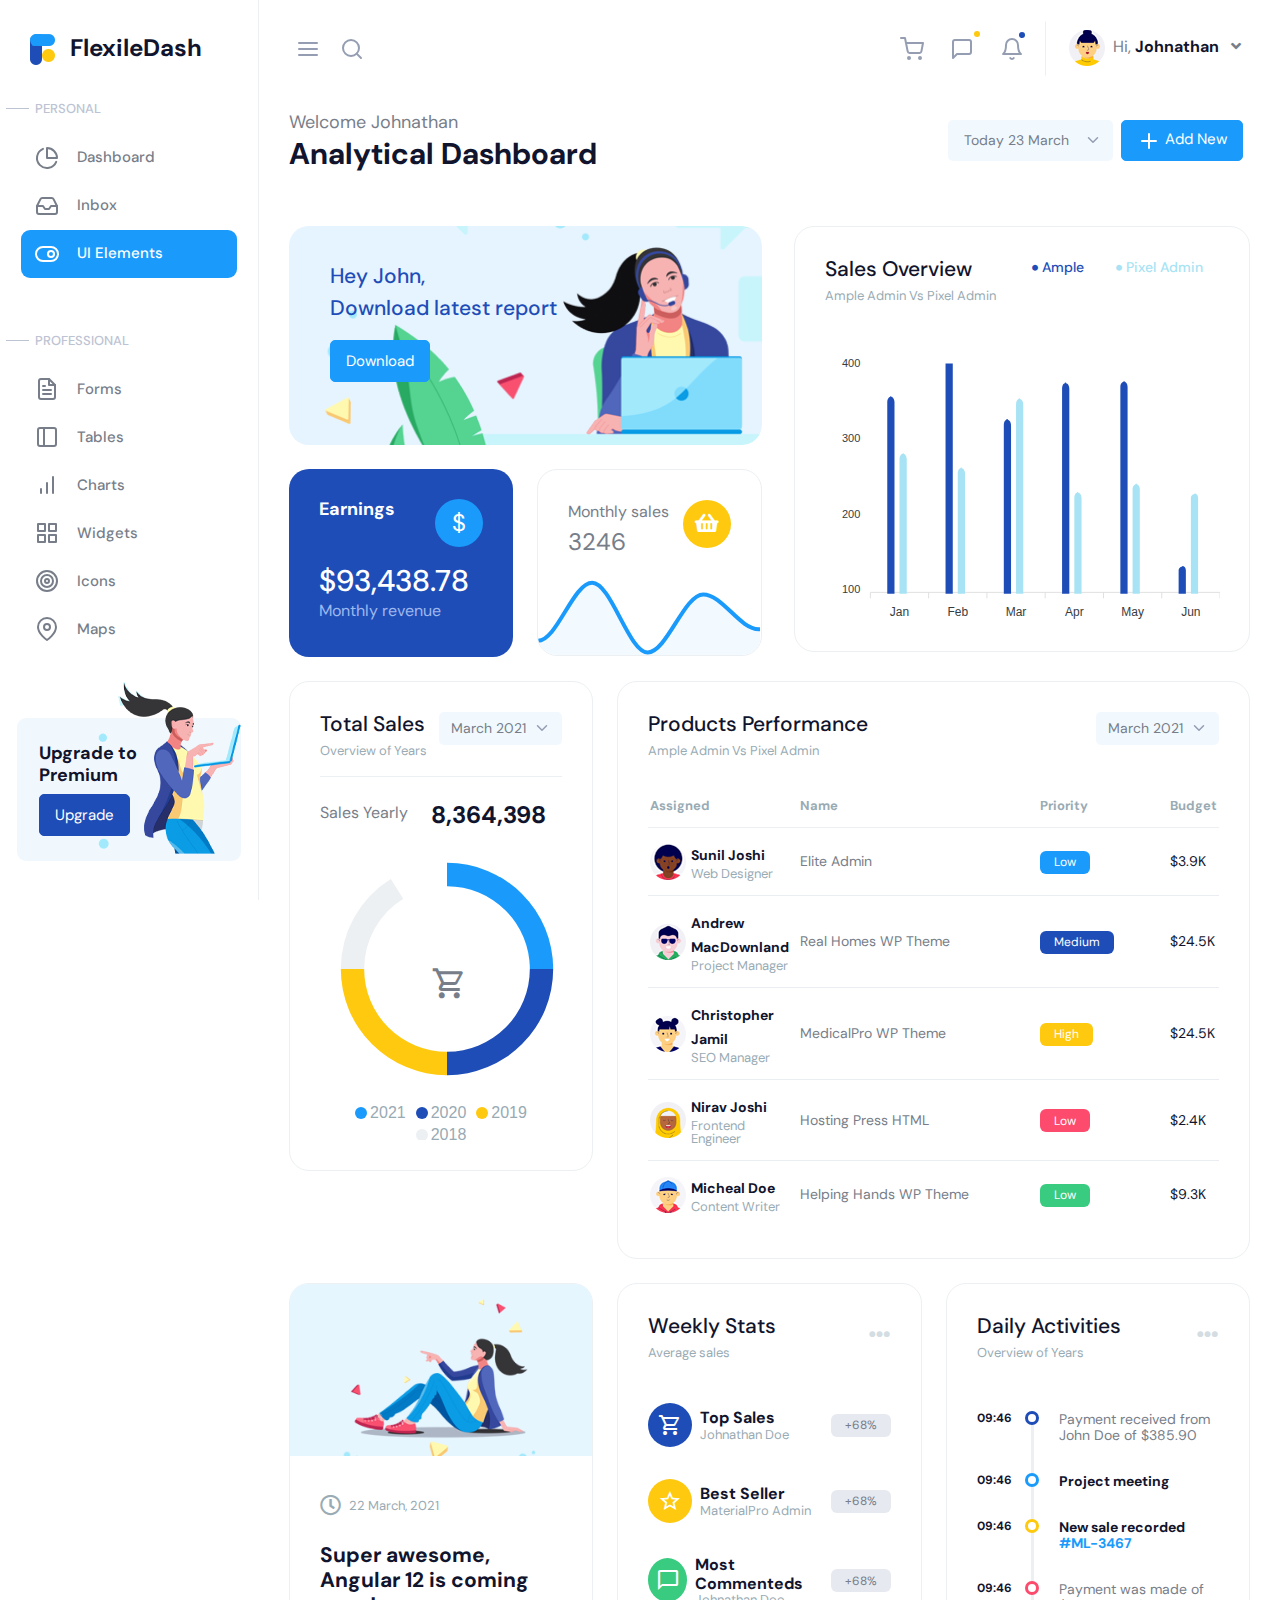
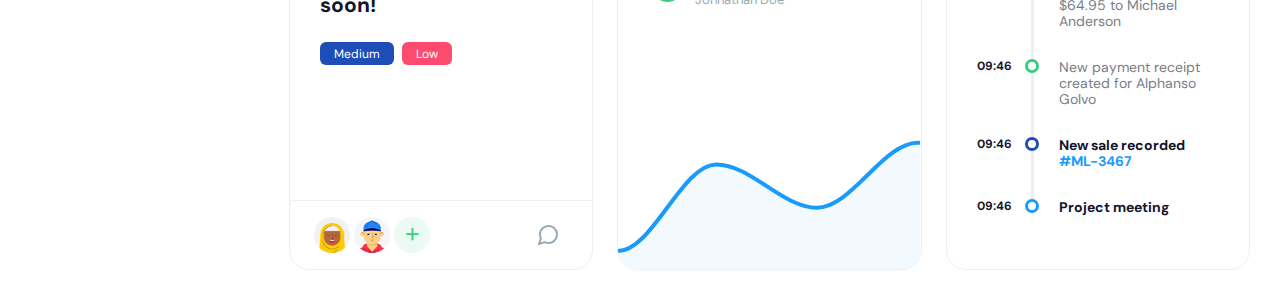
<file: index.html>
<!DOCTYPE html>
<html lang="en">
  <head>
    <!-- Required meta tags -->
    <meta charset="utf-8" />
    <meta name="viewport" content="width=device-width, initial-scale=1" />
    <!-- css -->
    <link rel="stylesheet" href="./css/style.css" />
    <!-- favicon icon -->
    <link rel="icon" type="image/png" href="./images/logo.png"/>

    <title>FlexileDash</title>
  </head>
  <body>
     <!-- header start -->
     <header class="top-navbar">
      <nav class="navbar navbar-expand-md navbar-light">
        <!-- collapse sidebar button in small screen -->
        <a class="d-block d-md-none fs-3 ms-4 toggle-minimize" aria-current="page" href="#"><i data-feather="menu" class="nav-icon"></i></a>
        <div class="navbar-header d-md-none">
          <a class="navbar-brand" href="#">
            <div><img src="./images/logo.png" alt=""></div>
            <span class="logo-text"><span>FlexileDash</span></span>
          </a>
        </div>
        <button class="navbar-toggler shadow-none me-4 border-0 p-0" type="button" data-bs-toggle="collapse" data-bs-target="#navbarSupportedContent" aria-controls="navbarSupportedContent" aria-expanded="false" aria-label="Toggle navigation">
          <!-- nav-link collapse buttom in small screen -->
          <i class=" fas fa-ellipsis-h"></i>
        </button>
        
        <div class="collapse navbar-collapse" id="navbarSupportedContent">
          <ul class="navbar-nav me-auto d-none d-md-flex">
            <li class="nav-item toggle-minimize">
              <!-- collapse sidebar button in big screen -->
              <a class="nav-link active" aria-current="page" href="#"><i data-feather="menu" class="nav-icon"></i></a>
            </li>
            <li class="nav-item">
              <!-- <a class="nav-link" href="#"><i class="mdi mdi-magnify"></i></a> -->
                <a class="nav-link" data-bs-toggle="collapse" href="#collapseExample" role="button" aria-expanded="false" aria-controls="collapseExample"><i data-feather="search" class="nav-icon"></i></a>
                <div class="collapse position-absolute nav-search-bar overflow-hidden" id="collapseExample">
                  <div class="input-group search-input-height">
                    <span class="input-group-text bg-white border-0" id="basic-addon1"><i data-feather="search" class="nav-icon"></i></span>
                    <input type="text" class="form-control border-0 search-input shadow-none" placeholder="Search anything" aria-label="Username" aria-describedby="basic-addon1">
                  </div>
                </div>
            </li>
          </ul>
          <ul class="navbar-nav pe-1 ms-lg-auto ms-3">
            <li class="nav-item">
              <a class="nav-link" href="#"><i data-feather="shopping-cart" class="nav-icon"></i></a>
            </li>
            <li class="nav-item dropdown">
              <a class="nav-link dropdown-toggle" href="#" id="navbarDropdown" role="button" data-bs-toggle="dropdown" aria-expanded="false">
                <i data-feather="message-square" class="nav-icon"></i>
                <div class="notify">
                  <span class="point-yellow bg-warning"></span>
                </div>
              </a>
              <ul class="dropdown-menu" aria-labelledby="navbarDropdown">
                <li><a class="dropdown-item" href="#">Action</a></li>
                <li><a class="dropdown-item" href="#">Another action</a></li>
                <li><hr class="dropdown-divider"></li>
                <li><a class="dropdown-item" href="#">Something else here</a></li>
              </ul>
            </li>
            <li class="nav-item dropdown me-auto">
              <a class="nav-link dropdown-toggle" href="#" id="navbarDropdown" role="button" data-bs-toggle="dropdown" aria-expanded="false">
                <i data-feather="bell" class="nav-icon"></i>
                <div class="notify">
                  <span class="point-primary bg-primary"></span>
                </div>
              </a>
              <ul class="dropdown-menu" aria-labelledby="navbarDropdown">
                <li><a class="dropdown-item" href="#">Action</a></li>
                <li><a class="dropdown-item" href="#">Another action</a></li>
                <li><hr class="dropdown-divider"></li>
                <li><a class="dropdown-item" href="#">Something else here</a></li>
              </ul>
            </li>
            <div class="dropdown ps-2 d-flex align-items-center">
              <button class="btn dropdown-toggle shadow-none  border-start rounded-0 nav-dropdown" type="button" id="dropdownMenuButton1" data-bs-toggle="dropdown" aria-expanded="false">
                <img class="px-2" src="./images/user/1.png" alt=""><span class="d-none d-sm-inline">Hi, <span class="user-name">Johnathan</span></span><i class="fas fa-angle-down"></i>
              </button>
              <ul class="dropdown-menu dropdown-menu-end" aria-labelledby="dropdownMenuButton1">
                <li><a class="dropdown-item" href="#">Action</a></li>
                <li><a class="dropdown-item" href="#">Another action</a></li>
                <li><a class="dropdown-item" href="#">Something else here</a></li>
              </ul>
            </div>
          </ul>
        </div>
      </nav>
    </header>
    <!-- header end -->
    <!-- Left sidebar Start-->
    <a href="javascript:void(0)" class="close-btn d-lg-none d-none"><i class="mdi mdi-close"></i></a>
    <aside class="left-sidebar">
      
      <div class="scroll-sidebar">
        <nav class="sidebar-nav"> 
          <div class="">
            <a class="navbar-brand" href="#">
              <!-- logo image -->
              <div><img src="./images/logo.png" alt=""></div>
              <!-- logo text -->
              <span class="logo-text hide-menu"><span>FlexileDash</span></span>
            </a>
          </div>
          <ul>
            <li class="nav-small-cap">
              <div class="horizontal-line"></div>
              <span class="hide-menu">Personal</span>
            </li>
            <li class="sidebar-item">
              <a href="index.html" class="sidebar-link">
                <i data-feather="pie-chart" class="icon"></i>
                <span class="hide-menu">Dashboard</span>
              </a>
            </li>
            <li class="sidebar-item">
              <a href="index2.html" class="sidebar-link">
                <i data-feather="inbox" class="icon"></i>
                <span class="hide-menu">Inbox</span>
              </a>
            </li>
            <li class="sidebar-item">
              <a href="#" class="sidebar-link active">
                <i data-feather="toggle-right" class="icon"></i>
                <span class="hide-menu">UI Elements</span>
              </a>
            </li>
            <div class="spacer"></div>
            <li class="nav-small-cap">
              <div class="horizontal-line"></div>
              <span class="hide-menu">Professional</span>
            </li>
            <li class="sidebar-item">
              <a href="#" class="sidebar-link">
                <i data-feather="file-text" class="icon"></i>
                <span class="hide-menu">Forms</span>
              </a>
            </li>
            <li class="sidebar-item">
              <a href="#" class="sidebar-link">
                <i data-feather="sidebar" class="icon"></i>
                <span class="hide-menu">Tables</span>
              </a>
            </li>
            <li class="sidebar-item">
              <a href="#" class="sidebar-link">
                <i data-feather="bar-chart" class="icon"></i>
                <span class="hide-menu">Charts</span>
              </a>
            </li>
            <li class="sidebar-item">
              <a href="#" class="sidebar-link">
                <i data-feather="grid" class="icon"></i>
                <span class="hide-menu">Widgets</span>
              </a>
            </li>
            <li class="sidebar-item">
              <a href="#" class="sidebar-link">
                <i data-feather="target" class="icon"></i>
                <span class="hide-menu">Icons</span>
              </a>
            </li>
            <li class="sidebar-item">
              <a href="#" class="sidebar-link">
                <i data-feather="map-pin" class="icon"></i>
                <span class="hide-menu">Maps</span>
              </a>
            </li>
          </ul>
        </nav>
        <div class="flex-grow-1"></div>
        <div class="feature-container">
          <div class="feature-box">
            <h4 class="mb-2">Upgrade to <br> Premium</h4>
            <button class="btn btn-primary">Upgrade</button>
            <div class="bg-img"><img src="./images/sidebar-feature-bg.png" alt=""></div>
          </div>
        </div>
        
      </div>
    </aside>
    <!-- left sidebar End -->

    <div class="main-wrapper">   
      <div class="container-fluid">
        
        <div class="row banner-1">
           <!-- Start welcome user section-->
          <div class="col-md-6">
            <p class="fs-5">Welcome Johnathan</p>
            <h2>Analytical Dashboard</h2>
          </div>
          <!-- End welcome user section-->

          <!-- Start add new section-->
          <div class="col-md-6 d-flex align-items-center">
            <div class="d-md-flex ms-sm-auto d-none">
              <div class="me-2 mb-3 mb-sm-0">
                <select class="form-select shadow-none border-0 main-select" aria-label="Default select example">
                  <option selected>Today 23 March</option>
                  <option value="1">Yesterday</option>
                  <option value="2">Tomorrow</option>
                  <option value="3">24 March</option>
                </select>
              </div>
              <div>
                <button class="btn add-new-btn text-white btn-cyan"><i data-feather="plus" class="text-white"></i> Add New</button>
              </div>
            </div>
          </div>
          <!-- End add new section-->
        </div>

        <div class="row gx-3">
          <!-- Start Download latest report section-->
          <div class="col-xl-6">
            <div class="card border-0 john-box">
              <div class="card-body">
                <div>
                  <p class="fs-4 text-primary fw-medium mb-3">Hey John,<br> Download latest report</p>
                  <button class="btn btn-cyan text-white">Download</button>
                </div>
              </div>
            </div>
            <div class="row">
              <div class="col-md-6">
                <div class="card border-0  bg-primary">
                  <div class="card-body">
                    <div class="d-flex justify-content-between mb-3">
                      <h4 class="text-white">Earnings</h4>
                      <div class="rounded-md rounded-circle bg-cyan fs-3">$</div>
                    </div>
                    <h2 class="fw-medium text-white">$93,438.78</h2>
                    <p class="monthly-revenue mb-1">Monthly revenue</p>
                  </div>
                </div>
              </div>
              <div class="col-md-6">
                <div class="card overflow-hidden">
                  <div class="card-body pb-0">
                    <div class="d-flex justify-content-between">
                      <div>
                        <p>Monthly sales</p>
                        <p class="fs-3">3246</p>
                      </div>
                      <div class="rounded-md rounded-circle bg-warning fs-4"><i class="fas fa-shopping-basket fs-4"></i></div>
                    </div>
                  </div>
                  <div>
                    <div id="monthly_sales"></div>
                  </div>
                </div>
              </div>
            </div>
          </div>
          <!-- End Download latest report section-->

          <!-- Start Sales Overview section-->
          <div class="col-xl-6">
            <div class="card ms-3">
              <div class="card-body">
                <div class="d-sm-flex justify-content-between">
                  <div>
                    <h3 class="card-title">Sales Overview</h3>
                    <p class="card-subtitle">Ample Admin Vs Pixel Admin</p>
                  </div>
                  <div class="d-sm-flex d-block">
                    <p class="fs-6 fw-medium text-primary px-3"><i class="fas fa-circle align-middle"></i> Ample</p>
                    <p class="fs-6 fw-medium text-secondary px-3"><i class="fas fa-circle align-middle"></i> Pixel Admin</p>
                  </div>
                </div>
                <div>
                  <div id="sales-overview"></div>
                </div>
              </div>
            </div>
          </div>
          <!-- End Sales Overview section-->
        </div>

        <div class="row">
          <!-- Start Total Sales section-->
          <div class="col-xl-4">
            <div class="card">
              <div class="card-body">
                <div class="d-sm-flex justify-content-between border-bottom mb-4">
                  <div>
                    <h3 class="card-title">Total Sales</h3>
                    <p class="card-subtitle mb-3">Overview of Years</p>
                  </div>
                  <div>
                    <select class="form-select" aria-label="Default select example">
                      <option selected>March 2021</option>
                      <option value="1">April 2021</option>
                      <option value="2">May 2021</option>
                      <option value="3">June 2021</option>
                    </select>
                  </div>
                </div>
                <div class="d-flex justify-content-between mb-4">
                  <p>Sales Yearly</p>
                  <h3 class="me-3 fs-3">8,364,398</h3>
                </div>
                <div class="position-relative">
                  <div>
                    <div id="total_sales"></div>
                  </div>
                  <div class="chart-icon"><i class="mdi mdi-cart-outline fs-1"></i></div>
                </div>
              </div>
            </div>
          </div>
          <!-- End Total Sales section-->

          <!-- Start Products Performance section-->
          <div class="col-xl-8">
            <div class="card">
              <div class="card-body">
                <div class="d-sm-flex justify-content-between">
                  <div>
                    <h3 class="card-title">Products Performance</h3>
                    <p class="card-subtitle mb-4">Ample Admin Vs Pixel Admin</p>
                  </div>
                  <div>
                    <select class="form-select" aria-label="Default select example">
                      <option selected>March 2021</option>
                      <option value="1">April 2021</option>
                      <option value="2">May 2021</option>
                      <option value="3">June 2021</option>
                    </select>
                  </div>
                </div>
                <div class="table-responsive">
                  <!-- Start table-->
                  <table class="table align-middle mb-0">
                    <thead>
                      <!-- Start row -->
                      <tr>
                        <th scope="col" colspan="2" class="text-muted fs-7">Assigned</th>
                        <th scope="col" class="text-muted fs-7">Name</th>
                        <th scope="col" class="text-muted fs-7">Priority</th>
                        <th scope="col" class="text-muted fs-7">Budget</th>
                      </tr>
                    </thead>
                    <tbody>
                      <!-- Start row -->
                      <tr>
                        <td class="">
                          <span><img src="./images/user/2.png" alt=""></span>
                        </td>
                        <td>
                          <div>
                            <a href="#" class="fs-6 fw-bold">Sunil Joshi</a>
                            <p class="text-muted fs-7">Web Designer</p>
                          </div> 
                        </td>
                        <td class="fs-6">Elite Admin</td>
                        <td><span class="badge bg-cyan">Low</span></td>
                        <td class="fs-6 budget">$3.9K</td>
                      </tr> <!-- End row -->
                      <!-- Start row -->
                      <tr>
                        <td class="">
                          <span><img src="./images/user/3.png" alt=""></span>
                        </td>
                        <td>
                          <div>
                            <a href="#" class="fs-6 fw-bold">Andrew MacDownland</a>
                            <p class="text-muted fs-7">Project Manager</p>
                          </div> 
                        </td>
                        <td class="fs-6">Real Homes WP Theme</td>
                        <td><span class="badge bg-primary">Medium</span></td>
                        <td class="fs-6 budget">$24.5K</td>
                      </tr> <!-- End row -->
                      <!-- Start row -->
                      <tr>
                        <td class="">
                          <span><img src="./images/user/4.png" alt=""></span>
                        </td>
                        <td>
                          <div>
                            <a href="#" class="fs-6 fw-bold">Christopher Jamil</a>
                            <p class="text-muted fs-7">SEO Manager</p>
                          </div> 
                        </td>
                        <td class="fs-6">MedicalPro WP Theme</td>
                        <td><span class="badge bg-warning">High</span></td>
                        <td class="fs-6 budget">$24.5K</td>
                      </tr> <!-- End row -->
                      <!-- Start row -->
                      <tr>
                        <td class="">
                          <span><img src="./images/user/5.png" alt=""></span>
                        </td>
                        <td>
                          <div>
                            <a href="#" class="fs-6 fw-bold">Nirav Joshi</a>
                            <p class="text-muted fs-7">Frontend Engineer</p>
                          </div> 
                        </td>
                        <td class="fs-6">Hosting Press HTML</td>
                        <td><span class="badge align-middle bg-danger">Low</span></td>
                        <td class="fs-6 budget">$2.4K</td>
                      </tr> <!-- End row -->
                      <!-- Start row -->
                      <tr>
                        <td class="">
                          <span><img src="./images/user/6.png" alt=""></span>
                        </td>
                        <td>
                          <div>
                            <a href="#" class="fs-6 fw-bold">Micheal Doe</a>
                            <p class="text-muted fs-7">Content Writer</p>
                          </div> 
                        </td>
                        <td class="fs-6">Helping Hands WP Theme</td>
                        <td><span class="badge align-middle bg-success">Low</span></td>
                        <td class="fs-6 budget">$9.3K</td>
                      </tr> <!-- End row -->
                    </tbody>
                  </table>
                  <!-- End table-->
                </div>
              </div>
            </div>
          </div>
          <!-- End Products Performance section-->
        </div>

        <div class="row gy-4">
          <!-- Start Angular 12 section-->
          <div class="col-xl-4 col-md-6">
            <div class="card h-100">
              <div><img class="img-fluid w-100" src="./images/bg-1.png" alt=""></div>
              <div class="card-body border-bottom">
                <p class="text-muted fs-7 clock-p"><i class="far fa-clock fs-4 me-2"></i> 22 March, 2021</p>
                <h3 class="mb-4">Super awesome, Angular 12 is coming soon!</h3>
                <div class="d-flex pb-2">
                  <div class="badge bg-primary me-2 mb-2">Medium</div>
                  <div class="badge bg-danger mb-2">Low</div>
                </div>
              </div>
              <div class="d-flex justify-content-between align-items-center py-3 px-4">
                <div class="d-flex">
                  <div class="me-1"><img src="./images/user/5.png" alt=""></div>
                  <div class="me-1"><img src="./images/user/6.png" alt=""></div>
                  <div class="rounded-sm rounded-circle bg-light-green"><i class="mdi mdi-plus text-success fs-4"></i></div>
                </div>
                <div class="me-2"><i data-feather="message-circle" class="text-gray"></i></div>
              </div>
            </div>
          </div>
          <!-- End Angular 12 section-->

          <!-- Start Weekly Stats section-->
          <div class="col-xl-4  col-md-6">
            <div class="card overflow-hidden h-100">
              <div class="card-body pb-0">
                <div class="d-flex justify-content-between">
                  <div>
                    <h3 class="card-title">Weekly Stats</h3>
                    <p class="card-subtitle mb-4">Average sales</p>
                  </div>
                  <div>
                    <div class="dropdown">
                      <button class="btn dropdown-toggle shadow-none px-0" type="button" id="dropdownMenuButton1" data-bs-toggle="dropdown" aria-expanded="false">
                        <i class="fas fa-ellipsis-h fs-4 eliipsis"></i>
                      </button>
                      <ul class="dropdown-menu dropdown-menu-end" aria-labelledby="dropdownMenuButton1">
                        <li><a class="dropdown-item" href="#">Action</a></li>
                        <li><a class="dropdown-item" href="#">Another action</a></li>
                        <li><a class="dropdown-item" href="#">Something else here</a></li>
                      </ul>
                    </div>
                  </div>
                </div>
                <div>
                  <div class="d-flex py-3 align-items-center justify-content-between">
                    <div class="d-flex align-items-center">
                      <div class="rounded-normal bg-primary rounded-circle me-2"><i class="mdi mdi-cart-outline fs-3"></i></div>
                      <div>
                        <h5>Top Sales</h5>
                        <p class="text-muted fs-7">Johnathan Doe</p>
                      </div>
                    </div>
                    <div>
                      <div class="badge bg-light-gray text-common">+68%</div>
                    </div>
                  </div>
                  <div class="d-flex py-3 align-items-center justify-content-between">
                    <div class="d-flex align-items-center">
                      <div class="rounded-normal bg-warning rounded-circle me-2"><i class="mdi mdi-star-outline fs-3"></i></div>
                      <div>
                        <h5>Best Seller</h5>
                        <p class="text-muted fs-7">MaterialPro Admin</p>
                      </div>
                    </div>
                    <div>
                      <div class="badge bg-light-gray text-common">+68%</div>
                    </div>
                  </div>
                  <div class="d-flex py-3 align-items-center justify-content-between">
                    <div class="d-flex align-items-center">
                      <div class="rounded-normal bg-success rounded-circle me-2"><i class="mdi mdi-message-outline fs-3"></i></div>
                      <div>
                        <h5>Most Commenteds</h5>
                        <p class="text-muted fs-7">Johnathan Doe</p>
                      </div>
                    </div>
                    <div>
                      <div class="badge bg-light-gray text-common">+68%</div>
                    </div>
                  </div>
                </div>
              </div>
              <div>
                <div id="weekly_stats"></div>
              </div>
            </div>
          </div>
          <!-- End Weekly Stats section-->

          <!-- Start Daily Activities section-->
          <div class="col-xl-4">
            <div class="card h-100">
              <div class="card-body">
                <div class="d-flex justify-content-between">
                  <div>
                    <h3 class="card-title">Daily Activities</h3>
                    <p class="card-subtitle mb-5">Overview of Years</p>
                  </div>
                  <div>
                    <div class="dropdown">
                      <button class="btn dropdown-toggle shadow-none px-0" type="button" id="dropdownMenuButton1" data-bs-toggle="dropdown" aria-expanded="false">
                        <i class="fas fa-ellipsis-h fs-4 eliipsis"></i>
                      </button>
                      <ul class="dropdown-menu dropdown-menu-end" aria-labelledby="dropdownMenuButton1">
                        <li><a class="dropdown-item" href="#">Action</a></li>
                        <li><a class="dropdown-item" href="#">Another action</a></li>
                        <li><a class="dropdown-item" href="#">Something else here</a></li>
                      </ul>
                    </div>
                  </div>
                </div>
                <div class="activity-box">
                  <div class="d-flex">
                    <h6>09:46</h6>
                    <div class="activity">
                      <div class="ring-primary"></div>
                      <div>
                        <p class="fs-6">Payment received from John Doe of $385.90</p>
                      </div>
                    </div>
                  </div>
                  <div class="d-flex">
                    <h6>09:46</h6>
                    <div class="activity">
                      <div class="ring-cyan"></div>
                      <div>
                        <p class="fs-6 fw-bold text-black">Project meeting</p>
                      </div>
                    </div>
                  </div>
                  <div class="d-flex">
                    <h6>09:46</h6>
                    <div class="activity">
                      <div class="ring-warning"></div>
                      <div>
                        <p class="fs-6 fw-bold text-black">New sale recorded <a href="#" class="text-cyan">#ML-3467</a></p>
                      </div>
                    </div>
                  </div>
                  <div class="d-flex">
                    <h6>09:46</h6>
                    <div class="activity">
                      <div class="ring-danger"></div>
                      <div>
                        <p class="fs-6">Payment was made of $64.95 to Michael Anderson</p>
                      </div>
                    </div>
                  </div>
                  <div class="d-flex">
                    <h6>09:46</h6>
                    <div class="activity">
                      <div class="ring-success"></div>
                      <div>
                        <p class="fs-6">New payment receipt created for Alphanso Golvo</p>
                      </div>
                    </div>
                  </div>
                  <div class="d-flex">
                    <h6>09:46</h6>
                    <div class="activity">
                      <div class="ring-primary"></div>
                      <div>
                        <p class="fs-6 fw-bold text-black">New sale recorded <a href="#" class="text-cyan">#ML-3467</a></p>
                      </div>
                    </div>
                  </div>
                  <div class="d-flex">
                    <h6>09:46</h6>
                    <div class="activity">
                      <div class="ring-cyan"></div>
                      <div>
                        <p class="fs-6 fw-bold text-black mb-0">Project meeting</p>
                      </div>
                    </div>
                  </div>
                </div>
              </div>
            </div>
          </div>
           <!-- End Daily Activities section-->
        </div>
      </div>
    </div>

    <script src="./js/jquery.min.js"></script>
    <script src="./js/bootstrap.bundle.min.js"></script>
    <script src="./apexcharts-bundle/dist/apexcharts.min.js"></script>
    <script src="./js/dashboard1.js"></script>
    <script src="./js/feather.min.js"></script>
    <script src="./js/custom.js"></script>
  </body>
</html>
</file>
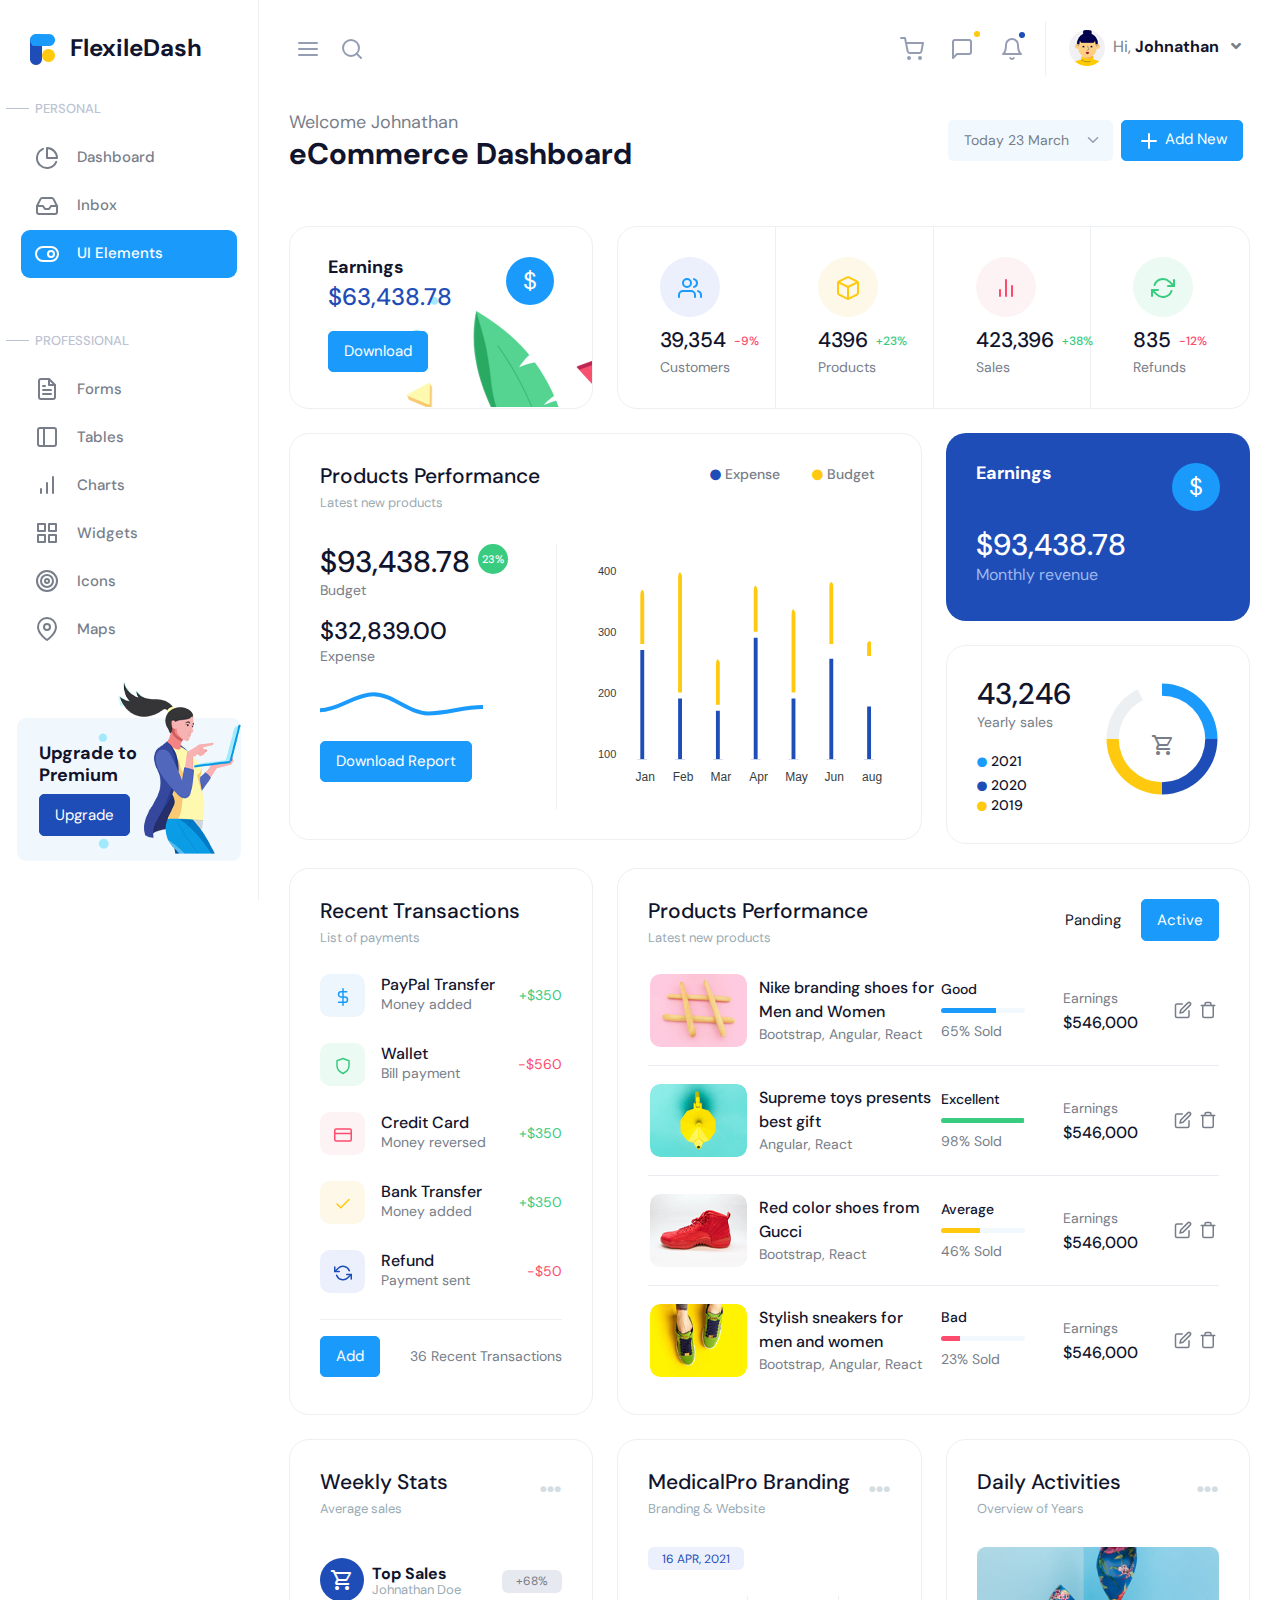
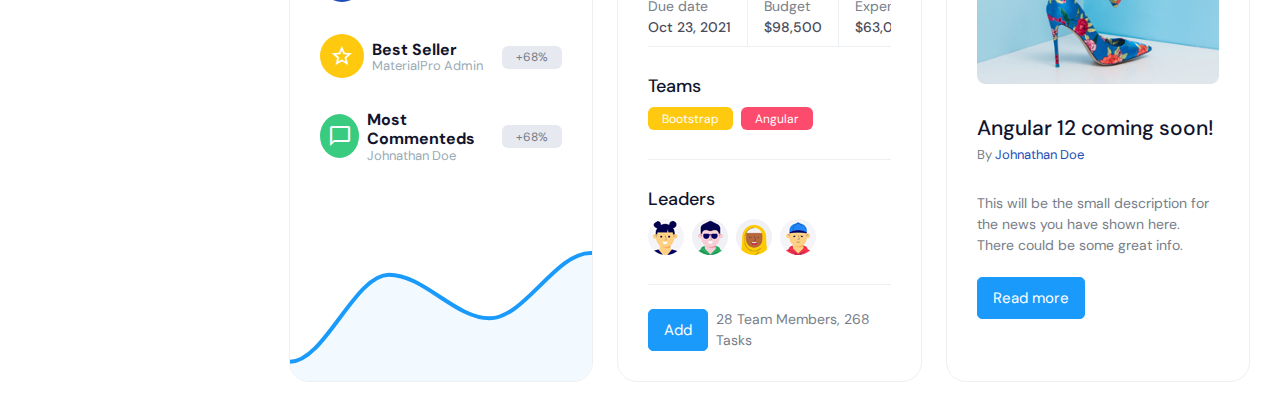
<file: index2.html>
<!DOCTYPE html>
<html lang="en">
  <head>
    <!-- Required meta tags -->
    <meta charset="utf-8" />
    <meta name="viewport" content="width=device-width, initial-scale=1" />
    <!-- css -->
    <link rel="stylesheet" href="./css/style.css" />
    <!-- favicon icon -->
    <link rel="icon" type="image/png" href="./images/logo.png"/>

    <title>FlexileDash</title>
  </head>
  <body>
    <!-- header start -->
    <header class="top-navbar">
      <nav class="navbar navbar-expand-md navbar-light">
        <!-- collapse sidebar button in small screen -->
        <a class="d-block d-md-none fs-3 ms-4 toggle-minimize" aria-current="page" href="#"><i data-feather="menu" class="nav-icon"></i></a>
        <div class="navbar-header d-md-none">
          <a class="navbar-brand" href="#">
            <div><img src="./images/logo.png" alt=""></div>
            <span class="logo-text"><span>FlexileDash</span></span>
          </a>
        </div>
        <button class="navbar-toggler shadow-none me-4 border-0 p-0" type="button" data-bs-toggle="collapse" data-bs-target="#navbarSupportedContent" aria-controls="navbarSupportedContent" aria-expanded="false" aria-label="Toggle navigation">
          <!-- nav-link collapse buttom in small screen -->
          <i class=" fas fa-ellipsis-h"></i>
        </button>
        
        <div class="collapse navbar-collapse" id="navbarSupportedContent">
          <ul class="navbar-nav me-auto d-none d-md-flex">
            <li class="nav-item toggle-minimize">
              <!-- collapse sidebar button in big screen -->
              <a class="nav-link active" aria-current="page" href="#"><i data-feather="menu" class="nav-icon"></i></a>
            </li>
            <li class="nav-item">
              <!-- <a class="nav-link" href="#"><i class="mdi mdi-magnify"></i></a> -->
                <a class="nav-link" data-bs-toggle="collapse" href="#collapseExample" role="button" aria-expanded="false" aria-controls="collapseExample"><i data-feather="search" class="nav-icon"></i></a>
                <div class="collapse position-absolute nav-search-bar overflow-hidden" id="collapseExample">
                  <div class="input-group search-input-height">
                    <span class="input-group-text bg-white border-0" id="basic-addon1"><i data-feather="search" class="nav-icon"></i></span>
                    <input type="text" class="form-control border-0 search-input shadow-none" placeholder="Search anything" aria-label="Username" aria-describedby="basic-addon1">
                  </div>
                </div>
            </li>
          </ul>
          <ul class="navbar-nav pe-1 ms-lg-auto ms-3">
            <li class="nav-item">
              <a class="nav-link" href="#"><i data-feather="shopping-cart" class="nav-icon"></i></a>
            </li>
            <li class="nav-item dropdown">
              <a class="nav-link dropdown-toggle" href="#" id="navbarDropdown" role="button" data-bs-toggle="dropdown" aria-expanded="false">
                <i data-feather="message-square" class="nav-icon"></i>
                <div class="notify">
                  <span class="point-yellow bg-warning"></span>
                </div>
              </a>
              <ul class="dropdown-menu" aria-labelledby="navbarDropdown">
                <li><a class="dropdown-item" href="#">Action</a></li>
                <li><a class="dropdown-item" href="#">Another action</a></li>
                <li><hr class="dropdown-divider"></li>
                <li><a class="dropdown-item" href="#">Something else here</a></li>
              </ul>
            </li>
            <li class="nav-item dropdown me-auto">
              <a class="nav-link dropdown-toggle" href="#" id="navbarDropdown" role="button" data-bs-toggle="dropdown" aria-expanded="false">
                <i data-feather="bell" class="nav-icon"></i>
                <div class="notify">
                  <span class="point-primary bg-primary"></span>
                </div>
              </a>
              <ul class="dropdown-menu" aria-labelledby="navbarDropdown">
                <li><a class="dropdown-item" href="#">Action</a></li>
                <li><a class="dropdown-item" href="#">Another action</a></li>
                <li><hr class="dropdown-divider"></li>
                <li><a class="dropdown-item" href="#">Something else here</a></li>
              </ul>
            </li>
            <div class="dropdown ps-2 d-flex align-items-center">
              <button class="btn dropdown-toggle shadow-none  border-start rounded-0 nav-dropdown" type="button" id="dropdownMenuButton1" data-bs-toggle="dropdown" aria-expanded="false">
                <img class="px-2" src="./images/user/1.png" alt=""><span class="d-none d-sm-inline">Hi, <span class="user-name">Johnathan</span></span><i class="fas fa-angle-down"></i>
              </button>
              <ul class="dropdown-menu dropdown-menu-end" aria-labelledby="dropdownMenuButton1">
                <li><a class="dropdown-item" href="#">Action</a></li>
                <li><a class="dropdown-item" href="#">Another action</a></li>
                <li><a class="dropdown-item" href="#">Something else here</a></li>
              </ul>
            </div>
          </ul>
        </div>
      </nav>
    </header>
    <!-- header end -->
    <!-- Left sidebar Start-->
    <a href="javascript:void(0)" class="close-btn d-lg-none d-none"><i class="mdi mdi-close"></i></a>
    <aside class="left-sidebar">
      
      <div class="scroll-sidebar">
        <nav class="sidebar-nav"> 
          <div class="">
            <a class="navbar-brand" href="#">
              <!-- logo image -->
              <div><img src="./images/logo.png" alt=""></div>
              <!-- logo text -->
              <span class="logo-text hide-menu"><span>FlexileDash</span></span>
            </a>
          </div>
          <ul>
            <li class="nav-small-cap">
              <div class="horizontal-line"></div>
              <span class="hide-menu">Personal</span>
            </li>
            <li class="sidebar-item">
              <a href="index.html" class="sidebar-link">
                <i data-feather="pie-chart" class="icon"></i>
                <span class="hide-menu">Dashboard</span>
              </a>
            </li>
            <li class="sidebar-item">
              <a href="index2.html" class="sidebar-link">
                <i data-feather="inbox" class="icon"></i>
                <span class="hide-menu">Inbox</span>
              </a>
            </li>
            <li class="sidebar-item">
              <a href="#" class="sidebar-link active">
                <i data-feather="toggle-right" class="icon"></i>
                <span class="hide-menu">UI Elements</span>
              </a>
            </li>
            <div class="spacer"></div>
            <li class="nav-small-cap">
              <div class="horizontal-line"></div>
              <span class="hide-menu">Professional</span>
            </li>
            <li class="sidebar-item">
              <a href="#" class="sidebar-link">
                <i data-feather="file-text" class="icon"></i>
                <span class="hide-menu">Forms</span>
              </a>
            </li>
            <li class="sidebar-item">
              <a href="#" class="sidebar-link">
                <i data-feather="sidebar" class="icon"></i>
                <span class="hide-menu">Tables</span>
              </a>
            </li>
            <li class="sidebar-item">
              <a href="#" class="sidebar-link">
                <i data-feather="bar-chart" class="icon"></i>
                <span class="hide-menu">Charts</span>
              </a>
            </li>
            <li class="sidebar-item">
              <a href="#" class="sidebar-link">
                <i data-feather="grid" class="icon"></i>
                <span class="hide-menu">Widgets</span>
              </a>
            </li>
            <li class="sidebar-item">
              <a href="#" class="sidebar-link">
                <i data-feather="target" class="icon"></i>
                <span class="hide-menu">Icons</span>
              </a>
            </li>
            <li class="sidebar-item">
              <a href="#" class="sidebar-link">
                <i data-feather="map-pin" class="icon"></i>
                <span class="hide-menu">Maps</span>
              </a>
            </li>
          </ul>
        </nav>
        <div class="flex-grow-1"></div>
        <div class="feature-container">
          <div class="feature-box">
            <h4 class="mb-2">Upgrade to <br> Premium</h4>
            <button class="btn btn-primary">Upgrade</button>
            <div class="bg-img"><img src="./images/sidebar-feature-bg.png" alt=""></div>
          </div>
        </div>
        
      </div>
    </aside>
    <!-- left sidebar End -->

    <div class="main-wrapper">
      
      
      <div class="container-fluid">
        
        <div class="row banner-1">
           <!-- Start welcome user section-->
          <div class="col-md-6">
            <p class="fs-5">Welcome Johnathan</p>
            <h2>eCommerce Dashboard</h2>
          </div>
          <!-- End welcome user section-->

          <!-- Start add new section-->
          <div class="col-md-6 d-flex align-items-center">
            <div class="d-md-flex ms-sm-auto d-none">
              <div class="me-2 mb-3 mb-sm-0">
                <select class="form-select shadow-none border-0 main-select" aria-label="Default select example">
                  <option selected>Today 23 March</option>
                  <option value="1">Yesterday</option>
                  <option value="2">Tomorrow</option>
                  <option value="3">24 March</option>
                </select>
              </div>
              <div>
                <button class="btn add-new-btn text-white btn-cyan"><i data-feather="plus" class="text-white"></i> Add New</button>
              </div>
            </div>
          </div>
          <!-- End add new section-->
        </div>

        <div class="row">
          <!-- Start Download latest report section-->
          <div class="col-xl-4 d-flex align-items-stretch">
            <div class="card earning-box w-100">
              <div class="card-body">
                <div class="px-2">
                  <div class="d-flex justify-content-between">
                    <div>
                      <h4>Earnings</h4>
                      <p class="fs-3 text-primary fw-medium mb-3">$63,438.78</p>
                    </div>
                    <div>
                      <div class="rounded-md rounded-circle bg-cyan fs-3">$</div>
                    </div>
                  </div>
                  <button class="btn btn-cyan text-white">Download</button>
                </div>
              </div>
            </div>
          </div>
          <!-- End Download latest report section-->

          <!-- Start Sales Overview section-->
          <div class="col-xl-8 d-flex align-items-stretch">
            <div class="card w-100">
              <div class="row mx-0">
                <div class="col-md-3 col-sm-6 border-end">
                  <div class="card-body">
                    <div class="rounded-lg rounded-circle bg-light-blue text-cyan mb-2"><i data-feather="users"></i></div>
                    <div class="d-flex align-items-center">
                      <p class="fw-medium fs-4 text-black">39,354</p>
                      <h6 class="fw-medium text-danger ms-2">-9%</h6>
                    </div>
                    <p class="fs-6 text-common">Customers</p>
                  </div>
                </div>
                <div class="col-md-3 col-sm-6 border-end">
                  <div class="card-body">
                    <div class="rounded-lg rounded-circle bg-light-yellow text-warning mb-2"><i data-feather="box"></i></div>
                    <div class="d-flex align-items-center">
                      <p class="fw-medium fs-4 text-black">4396</p>
                      <h6 class="fw-medium text-success ms-2">+23%</h6>
                    </div>
                    <p class="fs-6 text-common">Products</p>
                  </div>
                </div>
                <div class="col-md-3 col-sm-6 border-end">
                  <div class="card-body">
                    <div class="rounded-lg rounded-circle bg-light-red text-danger mb-2"><i data-feather="bar-chart-2"></i></div>
                    <div class="d-flex align-items-center">
                      <p class="fw-medium fs-4 text-black">423,396</p>
                      <h6 class="fw-medium text-success ms-2">+38%</h6>
                    </div>
                    <p class="fs-6 text-common">Sales</p>
                  </div>
                </div>
                <div class="col-md-3 col-sm-6">
                  <div class="card-body">
                    <div class="rounded-lg rounded-circle bg-light-green text-success mb-2"><i data-feather="refresh-cw"></i></div>
                    <div class="d-flex align-items-center">
                      <p class="fw-medium fs-4 text-black">835</p>
                      <h6 class="fw-medium text-danger ms-2">-12%</h6>
                    </div>
                    <p class="fs-6 text-common">Refunds</p>
                  </div>
                </div>
              </div>
            </div>
          </div>
          <!-- End Sales Overview section-->
        </div>

        <div class="row">
          <!-- Start Products Performance-->
          <div class="col-xl-8">
            <div class="card">
              <div class="card-body">
                <div class="d-sm-flex justify-content-between mb-4">
                  <div>
                    <h3 class="card-title">Products Performance</h3>
                    <p class="card-subtitle mb-2">Latest new products</p>
                  </div>
                  <div class="d-sm-flex d-block">
                    <p class="fs-6 fw-medium px-3"><i class="fas fa-circle text-primary fs-8"></i> Expense</p>
                    <p class="fs-6 fw-medium px-3"><i class="fas fa-circle text-warning fs-8"></i> Budget</p>
                  </div>
                </div>
                <div class="d-md-flex">
                  <div class="border-md-end-0 border-end pe-sm-5">
                    <div class="d-flex">
                      <h2 class="fw-medium">$93,438.78</h2>
                      <div class="rounded-xs rounded-circle bg-success text-white fs-8 ms-2 fw-medium">23%</div>
                    </div>
                    <p class="fs-6 text-common mb-3">Budget</p>
                    <h2 class="fw-medium fs-3">$32,839.00</h2>
                    <p class="fs-6 text-common mb-4">Expense</p>
                    <div class="position-relative">
                      <div>
                        <div id="download-report"></div>
                      </div>
                    </div>
                    <button class="btn btn-cyan text-white mt-4 mb-4 mb-md-0">Download Report</button>
                  </div>
                  <div class="position-relative ps-md-4 w-100">
                    <div>
                      <div id="product-perfomance"></div>
                    </div>
                  </div>
                </div>
              </div>
            </div>
          </div>
          <!-- End Products Performance-->

          <!-- Start Products Performance section-->
          <div class="col-xl-4">
            <div class="card border-0  bg-primary">
              <div class="card-body">
                <div class="d-flex justify-content-between mb-3">
                  <h4 class="text-white">Earnings</h4>
                  <div class="rounded-md rounded-circle bg-cyan fs-3">$</div>
                </div>
                <h2 class="fw-medium text-white">$93,438.78</h2>
                <p class="monthly-revenue mb-1">Monthly revenue</p>
              </div>
            </div>
            <div class="card">
              <div class="card-body">
                <div class="d-flex justify-content-between">
                  <div>
                    <h2 class="fw-medium">43,246</h2>
                    <p class="fs-6 text-common mb-3">Yearly sales</p>
                    <div>
                      <h6 class="fs-6 fw-medium d-xl-inline me-4 text-nowrap"><i class="fas fa-circle text-cyan fs-9 mb-xxl-3"></i> 2021</h6>
                      <h6 class="fs-6 fw-medium d-xl-inline text-nowrap"><i class="fas fa-circle text-primary fs-9 mb-xxl-3"></i> 2020</h6>
                      <h6 class="fs-6 fw-medium"><i class="fas fa-circle text-warning fs-9"></i> 2019</h6>
                    </div>
                  </div>
                  <div class="position-relative">
                    <div>
                      <div id="yearly-sales"></div>
                    </div>
                    <div class="chart-icon2"><i class="mdi mdi-cart-outline fs-3"></i></div>
                  </div>
                </div>
              </div>
            </div>
          </div>
          <!-- End Products Performance section-->
        </div>

        <div class="row">
          <div class="col-xl-4 d-flex align-items-stretch">
            <div class="card w-100">
              <div class="card-body">
                <h3 class="card-title">Recent Transactions</h3>
                <p class="card-subtitle">List of payments</p>
                <div class="border-bottom transaction-box">
                  <div class="d-flex transaction-box align-items-center justify-content-between">
                    <div class="d-flex align-items-center">
                      <div class="rounded-square bg-light-cyan text-cyan me-3"><i data-feather="dollar-sign" class="feather-sm"></i></div>
                      <div>
                        <h5 class="fw-medium">PayPal Transfer</h5>
                        <p class="text-common fs-6">Money added</p>
                      </div>
                    </div>
                    <div>
                      <p class="text-success fs-6">+$350</p>
                    </div>
                  </div>
                  <div class="d-flex transaction-box align-items-center justify-content-between">
                    <div class="d-flex align-items-center">
                      <div class="rounded-square bg-light-green text-success me-3"><i data-feather="shield" class="feather-sm"></i></div>
                      <div>
                        <h5 class="fw-medium">Wallet</h5>
                        <p class="text-common fs-6">Bill payment</p>
                      </div>
                    </div>
                    <div>
                      <p class="text-danger fs-6">-$560</p>
                    </div>
                  </div>
                  <div class="d-flex transaction-box align-items-center justify-content-between">
                    <div class="d-flex align-items-center">
                      <div class="rounded-square bg-light-red text-danger me-3"><i data-feather="credit-card" class="feather-sm"></i></div>
                      <div>
                        <h5 class="fw-medium">Credit Card</h5>
                        <p class="text-common fs-6">Money reversed</p>
                      </div>
                    </div>
                    <div>
                      <p class="text-success fs-6">+$350</p>
                    </div>
                  </div>
                  <div class="d-flex transaction-box align-items-center justify-content-between">
                    <div class="d-flex align-items-center">
                      <div class="rounded-square bg-light-yellow text-warning me-3"><i data-feather="check" class="feather-sm"></i></div>
                      <div>
                        <h5 class="fw-medium">Bank Transfer</h5>
                        <p class="text-common fs-6">Money added</p>
                      </div>
                    </div>
                    <div>
                      <p class="text-success fs-6">+$350</p>
                    </div>
                  </div>
                  <div class="d-flex transaction-box align-items-center justify-content-between">
                    <div class="d-flex align-items-center">
                      <div class="rounded-square bg-light-blue text-primary me-3"><i data-feather="refresh-ccw" class="feather-sm"></i></div>
                      <div>
                        <h5 class="fw-medium">Refund</h5>
                        <p class="text-common fs-6">Payment sent</p>
                      </div>
                    </div>
                    <div>
                      <p class="text-danger fs-6">-$50</p>
                    </div>
                  </div>
                </div>
                <div class="pt-3">
                  <div class="d-flex justify-content-between align-items-center">
                    <div>
                      <button class="btn btn-cyan text-white">Add</button>
                    </div>
                    <p class="fs-6 ms-2">36 Recent Transactions</p>
                  </div>
                </div>
              </div>
            </div>
          </div>
          <div class="col-xl-8 d-flex align-items-stretch">
            <div class="card w-100">
              <div class="card-body">
                <div class="d-sm-flex">
                  <div>
                    <h3 class="card-title">Products Performance</h3>
                    <p class="card-subtitle mb-2">Latest new products</p>
                  </div>
                  <div class="ms-auto">
                    <button class="btn bg-white text-black">Panding</button>
                    <button class="btn btn-cyan text-white">Active</button>
                  </div>
                </div>
                <div class="table-responsive products-perfomance-table">
                  <table class="table mb-0 text-nowrap">
                    <tbody>
                      <tr>
                        <td><div><img class="img-radius" src="./images/td-1.jpg" alt="td-1"></div></td>
                        <td><div><a href="#" class="fw-medium mb-2">Nike branding shoes for<br> Men and Women</a><p class="fs-6">Bootstrap, Angular, React</p></div></td>
                        <td>
                          <div>
                            <p class="fs-6 text-black fw-medium">Good</p>
                            <div class="progress my-2" style="height: 5px;">
                              <div class="progress-bar bg-cyan" role="progressbar" style="width: 65%" aria-valuenow="25" aria-valuemin="0" aria-valuemax="100"></div>
                            </div>
                            <p class="fs-6">65% Sold</p>
                          </div>
                        </td>
                        <td><div><p class="fs-6 mb-1">Earnings</p><h5 class="fw-medium">$546,000</h5></div></td>
                        <td><div class="d-flex justify-content-between"><i data-feather="edit" class="feather-sm"></i><i data-feather="trash" class="feather-sm danger-hover"></i></div></td>
                      </tr>
                      <tr>
                        <td><div><img class="img-radius" src="./images/td-2.jpg" alt="td-1"></div></td>
                        <td><div><a href="#" class="fw-medium mb-2">Supreme toys presents<br> best gift</a><p class="fs-6">Angular, React</p></div></td>
                        <td>
                          <div>
                            <p class="fs-6 text-black fw-medium">Excellent</p>
                            <div class="progress my-2" style="height: 5px;">
                              <div class="progress-bar bg-success" role="progressbar" style="width: 98%" aria-valuenow="25" aria-valuemin="0" aria-valuemax="100"></div>
                            </div>
                            <p class="fs-6">98% Sold</p>
                          </div>
                        </td>
                        <td><div><p class="fs-6 mb-1">Earnings</p><h5 class="fw-medium">$546,000</h5></div></td>
                        <td><div class="d-flex justify-content-between"><i data-feather="edit" class="feather-sm"></i><i data-feather="trash" class="feather-sm danger-hover"></i></div></td>
                      </tr>
                      <tr>
                        <td><div><img class="img-radius" src="./images/td-3.jpg" alt="td-1"></div></td>
                        <td><div><a href="#" class="fw-medium mb-2">Red color shoes from<br> Gucci</a><p class="fs-6">Bootstrap, React</p></div></td>
                        <td>
                          <div>
                            <p class="fs-6 text-black fw-medium">Average</p>
                            <div class="progress my-2" style="height: 5px;">
                              <div class="progress-bar bg-warning" role="progressbar" style="width: 46%" aria-valuenow="25" aria-valuemin="0" aria-valuemax="100"></div>
                            </div>
                            <p class="fs-6">46% Sold</p>
                          </div>
                        </td>
                        <td><div><p class="fs-6 mb-1">Earnings</p><h5 class="fw-medium">$546,000</h5></div></td>
                        <td><div class="d-flex justify-content-between"><i data-feather="edit" class="feather-sm"></i><i data-feather="trash" class="feather-sm danger-hover"></i></div></td>
                      </tr>
                      <tr>
                        <td><div><img class="img-radius" src="./images/td-4.jpg" alt="td-1"></div></td>
                        <td><div><a href="#" class="fw-medium mb-2">Stylish sneakers for<br> men and women</a><p class="fs-6">Bootstrap, Angular, React</p></div></td>
                        <td>
                          <div>
                            <p class="fs-6 text-black fw-medium">Bad</p>
                            <div class="progress my-2" style="height: 5px;">
                              <div class="progress-bar bg-danger" role="progressbar" style="width: 23%" aria-valuenow="25" aria-valuemin="0" aria-valuemax="100"></div>
                            </div>
                            <p class="fs-6">23% Sold</p>
                          </div>
                        </td>
                        <td><div><p class="fs-6 mb-1">Earnings</p><h5 class="fw-medium">$546,000</h5></div></td>
                        <td><div class="d-flex justify-content-between"><i data-feather="edit" class="feather-sm"></i><i data-feather="trash" class="feather-sm danger-hover"></i></div></td>
                      </tr>
                    </tbody>
                  </table>
                </div>
              </div>
            </div>
          </div>
        </div>

        <div class="row">
          <div class="col-xl-4 d-flex align-items-stretch">
            <div class="card overflow-hidden w-100">
              <div class="card-body pb-0">
                <div class="d-flex justify-content-between">
                  <div>
                    <h3 class="card-title">Weekly Stats</h3>
                    <p class="card-subtitle mb-4">Average sales</p>
                  </div>
                  <div>
                    <div class="dropdown">
                      <button class="btn dropdown-toggle shadow-none px-0" type="button" id="dropdownMenuButton1" data-bs-toggle="dropdown" aria-expanded="false">
                        <i class="fas fa-ellipsis-h fs-4 eliipsis"></i>
                      </button>
                      <ul class="dropdown-menu dropdown-menu-end" aria-labelledby="dropdownMenuButton1">
                        <li><a class="dropdown-item" href="#">Action</a></li>
                        <li><a class="dropdown-item" href="#">Another action</a></li>
                        <li><a class="dropdown-item" href="#">Something else here</a></li>
                      </ul>
                    </div>
                  </div>
                </div>
                <div>
                  <div class="d-flex py-3 align-items-center justify-content-between">
                    <div class="d-flex align-items-center">
                      <div class="rounded-normal bg-primary rounded-circle me-2"><i class="mdi mdi-cart-outline fs-3"></i></div>
                      <div>
                        <h5>Top Sales</h5>
                        <p class="text-muted fs-7">Johnathan Doe</p>
                      </div>
                    </div>
                    <div>
                      <div class="badge bg-light-gray text-common">+68%</div>
                    </div>
                  </div>
                  <div class="d-flex py-3 align-items-center justify-content-between">
                    <div class="d-flex align-items-center">
                      <div class="rounded-normal bg-warning rounded-circle me-2"><i class="mdi mdi-star-outline fs-3"></i></div>
                      <div>
                        <h5>Best Seller</h5>
                        <p class="text-muted fs-7">MaterialPro Admin</p>
                      </div>
                    </div>
                    <div>
                      <div class="badge bg-light-gray text-common">+68%</div>
                    </div>
                  </div>
                  <div class="d-flex py-3 align-items-center justify-content-between">
                    <div class="d-flex align-items-center">
                      <div class="rounded-normal bg-success rounded-circle me-2"><i class="mdi mdi-message-outline fs-3"></i></div>
                      <div>
                        <h5>Most Commenteds</h5>
                        <p class="text-muted fs-7">Johnathan Doe</p>
                      </div>
                    </div>
                    <div>
                      <div class="badge bg-light-gray text-common">+68%</div>
                    </div>
                  </div>
                </div>
              </div>
              <div>
                <div id="weekly_stats"></div>
              </div>
            </div>
          </div>
          
          <div class="col-xl-4 col-md-6 d-flex align-items-stretch">
            <div class="card w-100">
              <div class="card-body">
                <div class="d-flex justify-content-between">
                  <div>
                    <h3 class="card-title">MedicalPro Branding</h3>
                    <p class="card-subtitle mb-3">Branding & Website</p>
                  </div>
                  <div>
                    <div class="dropdown">
                      <button class="btn dropdown-toggle shadow-none px-0" type="button" id="dropdownMenuButton1" data-bs-toggle="dropdown" aria-expanded="false">
                        <i class="fas fa-ellipsis-h fs-4 eliipsis"></i>
                      </button>
                      <ul class="dropdown-menu dropdown-menu-end" aria-labelledby="dropdownMenuButton1">
                        <li><a class="dropdown-item" href="#">Action</a></li>
                        <li><a class="dropdown-item" href="#">Another action</a></li>
                        <li><a class="dropdown-item" href="#">Something else here</a></li>
                      </ul>
                    </div>
                  </div>
                </div>
                <div class="badge bg-light-blue text-primary gap-inside-card">16 APR, 2021</div>
                <div class="border-bottom d-flex gap-inside-card overflow-auto text-nowrap">
                  <div class="fs-6">
                    <p>Due date</p>
                    <p class="date-color fw-medium mb-2">Oct 23, 2021</p>
                  </div>
                  <div class="fs-6 border-end border-start px-3 mx-3">
                    <p>Budget</p>
                    <p class="date-color fw-medium mb-2">$98,500</p>
                  </div>
                  <div class="fs-6">
                    <p>Expense</p>
                    <p class="date-color fw-medium mb-2">$63,000</p>
                  </div>
                </div>
                <div class="border-bottom">
                  <div class="py-3 gap-inside-card">
                    <h4 class="fw-medium mb-2">Teams</h4>
                    <div>
                      <div class="badge bg-warning me-1">Bootstrap</div>
                      <div class="badge bg-danger">Angular</div>
                    </div>
                  </div>
                </div>
                <div class="border-bottom">
                  <div class="py-3 gap-inside-card">
                    <h4 class="fw-medium mb-2">Leaders</h4>
                    <div class="d-flex">
                      <a href="#" class="me-2"><img src="./images/user/4.png" alt=""></a>
                      <a href="#" class="me-2"><img src="./images/user/3.png" alt=""></a>
                      <a href="#" class="me-2"><img src="./images/user/5.png" alt=""></a>
                      <a href="#" class="me-2"><img src="./images/user/6.png" alt=""></a>
                    </div>
                  </div>
                </div>
                <div class="pt-4">
                  <div class="d-flex justify-content-between align-items-center">
                    <div>
                      <button class="btn btn-cyan text-white">Add</button>
                    </div>
                    <p class="fs-6 ms-2">28 Team Members, 268 Tasks</p>
                  </div>
                </div>
              </div>
            </div>
          </div>

          <div class="col-xl-4 col-md-6 d-flex align-items-stretch">
            <div class="card w-100">
              <div class="card-body">
                <div class="d-flex justify-content-between">
                  <div>
                    <h3 class="card-title">Daily Activities</h3>
                    <p class="card-subtitle mb-3">Overview of Years</p>
                  </div>
                  <div>
                    <div class="dropdown">
                      <button class="btn dropdown-toggle shadow-none px-0" type="button" id="dropdownMenuButton1" data-bs-toggle="dropdown" aria-expanded="false">
                        <i class="fas fa-ellipsis-h fs-4 eliipsis"></i>
                      </button>
                      <ul class="dropdown-menu dropdown-menu-end" aria-labelledby="dropdownMenuButton1">
                        <li><a class="dropdown-item" href="#">Action</a></li>
                        <li><a class="dropdown-item" href="#">Another action</a></li>
                        <li><a class="dropdown-item" href="#">Something else here</a></li>
                      </ul>
                    </div>
                  </div>
                </div>
                <div>
                  <div class="gap-inside-card img-radius"><img src="./images/heels.jpg" class="img-fluid w-100" alt=""></div>
                  <div class="py-3">
                    <a href="#" class="fw-medium mb-1 fs-4">Angular 12 coming soon!</a>
                    <p class="fs-7">By <a href="#" class="text-primary">Johnathan Doe</a></p>
                  </div>
                  <p class="fs-6 gap-inside-card">This will be the small description for the news you have shown here. There could be some great info.</p>
                  <div class="pt-2">
                    <button class="btn btn-cyan text-white">Read more</button>
                  </div>
                </div>
              </div>
            </div>
          </div>
        </div>

      </div>
    </div>

    <script src="./js/jquery.min.js"></script>
    <script src="./js/bootstrap.bundle.min.js"></script>
    <script src="./apexcharts-bundle/dist/apexcharts.min.js"></script>
    <script src="./js/dashboard2.js"></script>
    <script src="./js/feather.min.js"></script>
    <script src="./js/custom.js"></script>
  </body>
</html>
</file>
